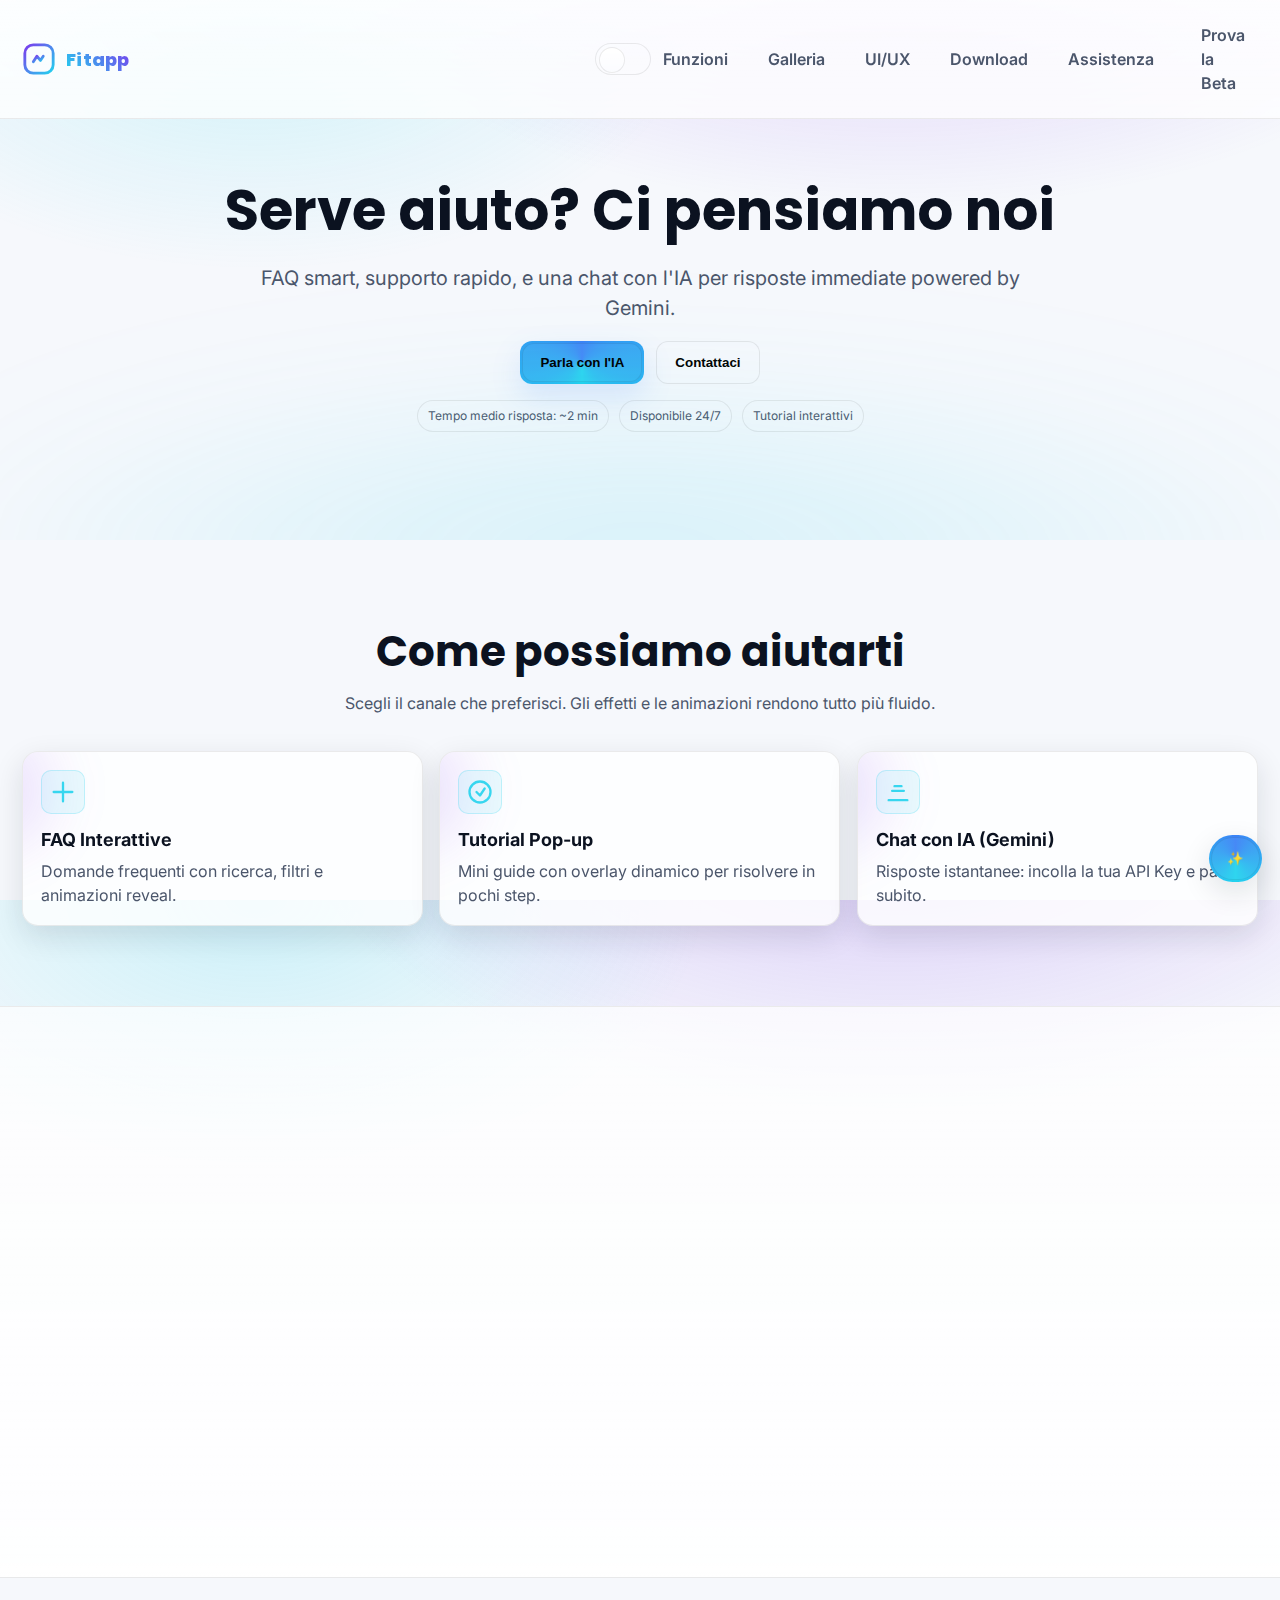
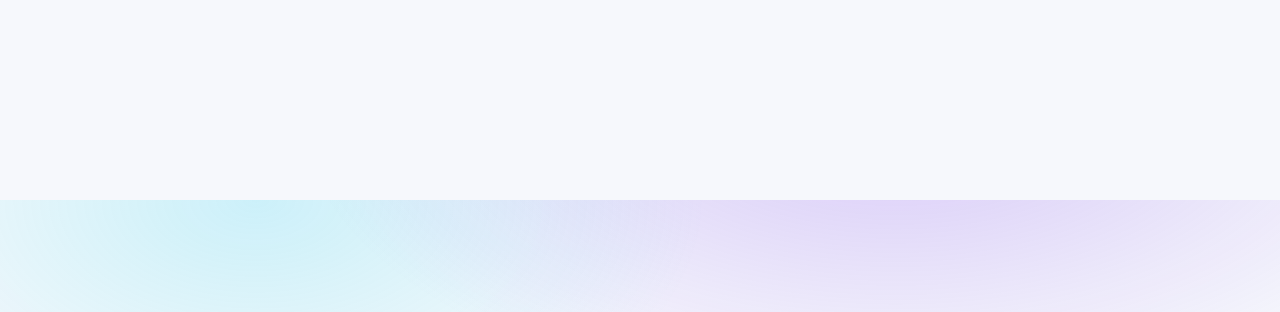
<file: assistenza.html>
<!DOCTYPE html>
<html lang="it">
<head>
  <meta charset="UTF-8" />
  <meta name="viewport" content="width=device-width, initial-scale=1.0" />
  <title>Assistenza • Fitapp</title>
  <meta name="description" content="Pagina di assistenza Fitapp: FAQ, contatti, chat con IA (Gemini) e guide rapide." />
  <link rel="preconnect" href="https://fonts.googleapis.com">
  <link rel="preconnect" href="https://fonts.gstatic.com" crossorigin>
  <link href="https://fonts.googleapis.com/css2?family=Inter:wght@300;400;600;700;800&family=Poppins:wght@400;600;800&display=swap" rel="stylesheet">
  <!-- Stili globali (navbar, tema, layout) -->
  <link rel="stylesheet" href="./style.css" />
  <!-- Stili pagina assistenza -->
  <link rel="stylesheet" href="./st.css" />
</head>

<body>
  <!-- Navbar identica a index.html -->
  <header class="navbar">
    <a class="brand" href="index.html" aria-label="Fitapp Home">
      <svg width="34" height="34" viewBox="0 0 24 24" fill="none" aria-hidden="true">
        <defs>
          <linearGradient id="g" x1="0" x2="1" y1="0" y2="1">
            <stop offset="0" stop-color="#7C3AED" />
            <stop offset="1" stop-color="#22D3EE" />
          </linearGradient>
        </defs>
        <rect x="2" y="2" width="20" height="20" rx="6" stroke="url(#g)" stroke-width="2"/>
        <path d="M8 14l2.5-4 2.5 3 2-3" stroke="url(#g)" stroke-width="2" stroke-linecap="round" stroke-linejoin="round" />
      </svg>
      <span>Fitapp</span>
    </a>
    <button class="menu-toggle" aria-label="Apri menu">☰</button>
    <button class="theme-toggle" aria-label="Cambia tema" title="Cambia tema" aria-pressed="false">
      <span class="toggle-track">
        <span class="toggle-thumb"></span>
      </span>
    </button>
    <nav class="menu" aria-label="Primario">
      <a href="#features">Funzioni</a>
      <a href="#gallery">Galleria</a>
      <a href="#uiux">UI/UX</a>
      <a href="#download">Download</a>
      <a href="assistenza.html">Assistenza</a>
      <a class="btn btn--ghost" href="#beta">Prova la Beta</a>
    </nav>
  </header>

  <main>
    <!-- HERO ASSISTENZA -->
    <section class="help-hero reveal" aria-label="Assistenza Fitapp">
      <div class="help-hero__inner">
        <h1>Serve aiuto? Ci pensiamo noi</h1>
        <p class="lead">FAQ smart, supporto rapido, e una chat con l'IA per risposte immediate powered by Gemini.</p>
        <div class="cta">
          <button class="btn btn--primary" id="open-ai-chat">Parla con l'IA</button>
          <button class="btn btn--secondary" id="open-contact">Contattaci</button>
        </div>
        <div class="pill-wrap">
          <span class="pill">Tempo medio risposta: ~2 min</span>
          <span class="pill">Disponibile 24/7</span>
          <span class="pill">Tutorial interattivi</span>
        </div>
      </div>
      <div class="help-hero__shine" aria-hidden="true"></div>
    </section>

    <!-- CANALI DI SUPPORTO -->
    <section class="section" id="canali">
      <div class="section__header reveal">
        <h2>Come possiamo aiutarti</h2>
        <p>Scegli il canale che preferisci. Gli effetti e le animazioni rendono tutto più fluido.</p>
      </div>
      <div class="grid help-grid">
        <article class="card tilt reveal">
          <div class="icon">
            <svg width="28" height="28" viewBox="0 0 24 24" fill="none"><path d="M4 12h16M12 4v16" stroke="currentColor" stroke-width="2" stroke-linecap="round"/></svg>
          </div>
          <h3>FAQ Interattive</h3>
          <p>Domande frequenti con ricerca, filtri e animazioni reveal.</p>
        </article>
        <article class="card tilt reveal">
          <div class="icon">
            <svg width="28" height="28" viewBox="0 0 24 24" fill="none"><path d="M3 12a9 9 0 1018 0A9 9 0 003 12zm6 0l3 3 4-6" stroke="currentColor" stroke-width="2" stroke-linecap="round" stroke-linejoin="round"/></svg>
          </div>
          <h3>Tutorial Pop‑up</h3>
          <p>Mini guide con overlay dinamico per risolvere in pochi step.</p>
        </article>
        <article class="card tilt reveal">
          <div class="icon">
            <svg width="28" height="28" viewBox="0 0 24 24" fill="none"><path d="M4 19h16M7 11h10M9 7h6" stroke="currentColor" stroke-width="2" stroke-linecap="round"/></svg>
          </div>
          <h3>Chat con IA (Gemini)</h3>
          <p>Risposte istantanee: incolla la tua API Key e parti subito.</p>
        </article>
      </div>
    </section>

    <!-- FAQ ACCORDION -->
    <section class="section section--alt" id="faq">
      <div class="section__header reveal">
        <h2>FAQ</h2>
        <p>Le risposte alle domande più comuni. Clicca per espandere.</p>
      </div>
      <div class="faq">
        <div class="faq__item reveal">
          <button class="faq__q" aria-expanded="false">Come attivo la modalità scura?</button>
          <div class="faq__a"><p>Usa l'interruttore in alto a destra della barra del menù. La preferenza viene salvata.</p></div>
        </div>
        <div class="faq__item reveal">
          <button class="faq__q" aria-expanded="false">Posso sincronizzare i miei progressi?</button>
          <div class="faq__a"><p>Sì, la sincronizzazione è automatica quando effettui l'accesso dal tuo account.</p></div>
        </div>
        <div class="faq__item reveal">
          <button class="faq__q" aria-expanded="false">L'IA funziona offline?</button>
          <div class="faq__a"><p>No, è richiesta una connessione internet e una API key valida per Gemini.</p></div>
        </div>
      </div>
    </section>

    <!-- CTA FINALE -->
    <section class="section" id="contatti">
      <div class="section__header reveal">
        <h2>Non hai trovato ciò che cercavi?</h2>
        <p>Scrivici subito oppure apri la chat con l'IA.</p>
        <div class="cta">
          <button class="btn btn--primary" id="open-contact-2">Apri modulo contatti</button>
          <button class="btn btn--secondary" id="open-ai-chat-2">Apri chat IA</button>
        </div>
      </div>
    </section>
  </main>

  <!-- MODAL CONTATTI -->
  <div class="modal" id="contact-modal" aria-hidden="true" aria-labelledby="contact-title" role="dialog">
    <div class="modal__overlay" data-close="modal"></div>
    <div class="modal__dialog">
      <header class="modal__header">
        <h3 id="contact-title">Contattaci</h3>
        <button class="modal__close" aria-label="Chiudi" data-close="modal">✕</button>
      </header>
      <form class="modal__body" id="contact-form">
        <label class="field">
          <span>Nome</span>
          <input type="text" name="name" required />
        </label>
        <label class="field">
          <span>Email</span>
          <input type="email" name="email" required />
        </label>
        <label class="field">
          <span>Messaggio</span>
          <textarea name="message" rows="4" required></textarea>
        </label>
        <div class="modal__actions">
          <button type="submit" class="btn btn--primary">Invia</button>
          <button type="button" class="btn btn--secondary" data-close="modal">Annulla</button>
        </div>
      </form>
    </div>
  </div>

  <!-- CHAT POPUP IA (GEMINI) -->
  <div class="ai-chat" id="ai-chat" aria-live="polite">
    <div class="ai-chat__window">
      <header class="ai-chat__header">
        <div class="ai-chat__title">
          <span class="status-dot" id="ai-status"></span>
          <strong>Fitapp AI</strong>
          <span class="muted"> • Gemini</span>
        </div>
        <div class="ai-chat__actions">
          <button id="ai-settings" title="Impostazioni">⚙️</button>
          <button id="ai-minimize" title="Minimizza">—</button>
          <button id="ai-close" title="Chiudi">✕</button>
        </div>
      </header>
      <div class="ai-chat__settings" id="ai-settings-panel" hidden>
        <label class="field inline">
          <span>Gemini API Key</span>
          <input type="password" id="gemini-key" placeholder="AIza..." />
          <button class="btn btn--secondary" id="save-key" type="button">Salva</button>
        </label>
        <p class="muted small">La chiave è salvata localmente nel tuo browser.</p>
      </div>
      <div class="ai-chat__log" id="ai-log" aria-label="Conversazione"></div>
      <form class="ai-chat__input" id="ai-form">
        <input id="ai-text" type="text" placeholder="Scrivi un messaggio..." autocomplete="off" required />
        <button class="btn btn--primary" type="submit">Invia</button>
      </form>
    </div>
    <button class="ai-chat__fab btn btn--primary" id="ai-fab" aria-label="Apri chat IA">✨</button>
  </div>

  <!-- TOAST -->
  <div class="toast" id="toast" role="status" aria-live="polite"></div>

  <!-- Script globali (menu, tema, reveal, tilt) -->
  <script src="./script.js"></script>
  <!-- Script pagina assistenza (FAQ, modali, chat IA) -->
  <script src="./s.js"></script>
</body>
</html>
</file>
<file: style.css>
/* Base styles */
:root {
    --bg: #070b12;
    --bg-alt: #0b0f16;
    --fg: #e6eefc;
    --muted: #96a2b8;
    --primary: #7C3AED;
    /* violet */
    --secondary: #22D3EE;
    /* cyan */
    --accent: #10B981;
    /* green */
    --blue: #3B82F6;
    /* blue */
    --cyan: #22D3EE;
    /* cyan */
    --danger: #ef4444;
    --card: #101725cc;
    --glass: rgba(16, 23, 37, .5);
    --border: rgba(255, 255, 255, .08);
    --shadow: 0 10px 30px rgba(0, 0, 0, .35);
    --radius: 16px;
}

/* Light theme variables */
:root[data-theme="light"] {
    --bg: #f6f8fc;
    --bg-alt: #ffffff;
    --fg: #0b1220;
    --muted: #4b566b;
    --card: #ffffffcc;
    --glass: rgba(255, 255, 255, .6);
    --border: rgba(0, 0, 0, .08);
    --shadow: 0 10px 30px rgba(15, 23, 42, .12);
}

* {
    box-sizing: border-box;
}

html,
body {
    height: 100%;
}

body {
    margin: 0;
    background: radial-gradient(1200px 600px at 70% -10%, rgba(124, 58, 237, .25), transparent 50%),
        radial-gradient(1000px 600px at 20% 0%, rgba(34, 211, 238, .2), transparent 45%),
        var(--bg);
    color: var(--fg);
    font-family: 'Inter', system-ui, -apple-system, Segoe UI, Roboto, Arial, sans-serif;
    line-height: 1.5;
    -webkit-font-smoothing: antialiased;
    -moz-osx-font-smoothing: grayscale;
    transition: background .5s ease, color .3s ease, filter .4s ease;
}

img,
video {
    max-width: 100%;
    display: block;
}

a {
    color: inherit;
    text-decoration: none;
}

/* Navbar */
.navbar {
    position: fixed;
    inset-inline: 0;
    top: 0;
    z-index: 50;
    display: grid;
    grid-template-columns: 1fr auto 1fr;
    align-items: center;
    padding: 14px 22px;
    backdrop-filter: blur(8px);
    background: linear-gradient(180deg, rgba(7, 11, 18, .85) 0%, rgba(7, 11, 18, .5) 100%);
    border-bottom: 1px solid var(--border);
    transition: background .4s ease, border-color .3s ease;
}

.navbar .brand {
    justify-self: start;
}

.navbar .theme-toggle {
    justify-self: center;
}

.navbar .menu-toggle,
.navbar .menu {
    justify-self: end;
}

:root[data-theme="light"] .navbar {
    background: linear-gradient(180deg, rgba(255, 255, 255, .9) 0%, rgba(255, 255, 255, .75) 100%);
}

.brand {
    display: flex;
    align-items: center;
    gap: 10px;
    font-weight: 800;
    letter-spacing: .3px;
}

.brand span {
    background: linear-gradient(45deg, var(--secondary), var(--primary));
    -webkit-background-clip: text;
    background-clip: text;
    color: transparent;
    font-family: 'Poppins', sans-serif;
    font-size: 18px;
}

.menu {
    display: flex;
    align-items: center;
    gap: 16px;
}

.menu a {
    color: var(--muted);
    font-weight: 600;
    padding: 8px 12px;
    border-radius: 10px;
    transition: color .2s ease, background .2s ease, transform .2s ease;
}

.menu a:hover {
    color: var(--fg);
    background: rgba(255, 255, 255, .06);
}

.menu .btn {
    margin-left: 6px;
}

.menu-toggle {
    display: none;
    background: transparent;
    border: 0;
    color: var(--fg);
    font-size: 22px;
    cursor: pointer;
    transition: transform .2s ease;
}

.menu-toggle:hover {
    transform: scale(1.05);
}

/* Theme toggle */
.theme-toggle {
    margin-left: 8px;
    background: rgba(255, 255, 255, .06);
    border: 1px solid var(--border);
    color: var(--fg);
    width: 56px;
    height: 32px;
    border-radius: 999px;
    display: inline-flex;
    align-items: center;
    cursor: pointer;
    transition: background .2s ease, border-color .2s ease, transform .2s ease, box-shadow .2s ease;
    padding: 0;
    position: relative;
}

.theme-toggle:hover {
    background: rgba(255, 255, 255, .12);
    transform: translateY(-1px);
    box-shadow: 0 6px 18px rgba(0, 0, 0, .18);
}

.theme-toggle .toggle-track {
    position: absolute;
    inset: 0;
    display: block;
    border-radius: inherit;
    overflow: hidden;
}

.theme-toggle .toggle-thumb {
    position: absolute;
    top: 3px;
    left: 3px;
    width: 26px;
    height: 26px;
    border-radius: 50%;
    background: linear-gradient(180deg, var(--bg-alt), rgba(255, 255, 255, .06));
    border: 1px solid var(--border);
    display: grid;
    place-items: center;
    transition: left .22s ease, background .22s ease, border-color .22s ease;
}

/* Icon set removed for minimal switch */

:root:not([data-theme="light"]) .theme-toggle .toggle-thumb {
    left: 27px;
}

/* Buttons */
.btn {
    display: inline-flex;
    align-items: center;
    gap: 10px;
    font-weight: 700;
    padding: 12px 18px;
    border-radius: 12px;
    transition: transform .15s ease, box-shadow .15s ease, background .2s ease, filter .25s ease;
    border: 1px solid transparent;
    position: relative;
    isolation: isolate;
}

/* SECONDARY (reference background) */
.btn--secondary {
    background: rgba(255, 255, 255, .06);
    border-color: var(--border);
}

.btn--secondary:hover {
    background: rgba(255, 255, 255, .12);
    box-shadow: 0 10px 24px rgba(0, 0, 0, .18);
}

/* PRIMARY with blue + cyan gradient border and same background as secondary */
@keyframes spin-angle {
    to {
        transform: rotate(360deg);
    }
}

@keyframes glow {

    0%,
    100% {
        opacity: .6;
    }

    50% {
        opacity: 1;
    }
}

.btn--primary {
    background: rgba(255, 255, 255, .06);
    /* same as secondary */
    border: 2px solid transparent;
    border-radius: 12px;
    box-shadow: 0 12px 30px rgba(59, 130, 246, .15);
}

/* Gradient border using pseudo-element so content background stays the same */
.btn--primary::before {
    content: "";
    position: absolute;
    inset: -2px;
    border-radius: inherit;
    z-index: -1;
    background: conic-gradient(from 0deg, var(--blue), var(--cyan), var(--blue));
    /* static, no rotation */
}

/* Soft inner overlay to keep background identical to secondary */
.btn--primary::after {
    content: "";
    position: absolute;
    inset: 0;
    border-radius: inherit;
    z-index: -1;
    background: rgba(255, 255, 255, .06);
    border: 1px solid var(--border);
}

.btn--primary:hover {
    transform: translateY(-2px) scale(1.02);
    box-shadow: 0 16px 40px rgba(59, 130, 246, .35), 0 0 0 6px rgba(34, 211, 238, .08);
    filter: saturate(1.05);
}



/* Hero */
.hero {
    position: relative;
    min-height: 100svh;
    display: grid;
    place-items: center;
    overflow: hidden;
}

.hero__video {
    position: absolute;
    inset: 0;
    width: 100%;
    height: 100%;
    object-fit: cover;
    filter: saturate(1.05) contrast(1.03) brightness(.85);
    transition: filter .6s ease;
}

.hero__overlay {
    position: absolute;
    inset: 0;
    background: radial-gradient(600px 300px at 70% 0%, rgba(124, 58, 237, .25), transparent 50%),
        radial-gradient(500px 260px at 20% 0%, rgba(34, 211, 238, .2), transparent 45%), linear-gradient(180deg, rgba(7, 11, 18, .55) 0%, rgba(7, 11, 18, .9) 70%);
    mix-blend-mode: normal;
    transition: background .6s ease;
}

:root[data-theme="light"] .hero__overlay {
    background: radial-gradient(600px 300px at 70% 0%, rgba(124, 58, 237, .18), transparent 50%),
        radial-gradient(500px 260px at 20% 0%, rgba(34, 211, 238, .16), transparent 45%), linear-gradient(180deg, rgba(255, 255, 255, .55) 0%, rgba(255, 255, 255, .95) 70%);
}

.hero__content {
    position: relative;
    text-align: center;
    padding: 120px 20px 80px;
    max-width: 1100px;
}

.hero__content h1 {
    font-family: 'Poppins', sans-serif;
    font-size: clamp(32px, 5vw, 64px);
    margin: 0 0 12px;
    letter-spacing: .2px;
    text-shadow: 0 6px 26px rgba(124, 58, 237, .2);
}

.lead {
    color: var(--muted);
    font-size: clamp(16px, 2.2vw, 20px);
    margin: 0 auto 22px;
    max-width: 760px;
}

.cta {
    display: flex;
    gap: 12px;
    justify-content: center;
    flex-wrap: wrap;
    margin-bottom: 16px;
}

.trust {
    display: flex;
    gap: 10px;
    justify-content: center;
    flex-wrap: wrap;
}

.pill {
    padding: 6px 10px;
    border-radius: 999px;
    background: rgba(255, 255, 255, .06);
    color: var(--muted);
    border: 1px solid var(--border);
    font-size: 12px;
}

.hero__shine {
    position: absolute;
    inset: auto -30% -40% -30%;
    height: 500px;
    background: radial-gradient(closest-side, rgba(34, 211, 238, .15), transparent 70%);
    filter: blur(60px);
    animation: glow 6s ease-in-out infinite;
}

/* Sections */
.section {
    padding: 80px 22px;
    position: relative;
}

.section--alt {
    background: linear-gradient(180deg, rgba(11, 15, 22, .7), rgba(11, 15, 22, .95));
    border-top: 1px solid var(--border);
    border-bottom: 1px solid var(--border);
    transition: background .5s ease;
}

:root[data-theme="light"] .section--alt {
    background: linear-gradient(180deg, rgba(255, 255, 255, .7), rgba(255, 255, 255, .95));
}

.section__header {
    text-align: center;
    margin: 0 auto 36px;
    max-width: 820px;
}

.section__header h2 {
    font-family: 'Poppins', sans-serif;
    font-size: clamp(26px, 3.5vw, 42px);
    margin: 0 0 8px;
}

.section__header p {
    color: var(--muted);
    margin: 0;
}

/* Grid features */
.grid.features {
    display: grid;
    grid-template-columns: repeat(3, minmax(0, 1fr));
    gap: 16px;
    max-width: 1200px;
    margin: 0 auto;
}

.card {
    background: linear-gradient(180deg, rgba(255, 255, 255, .04), rgba(255, 255, 255, .02));
    border: 1px solid var(--border);
    border-radius: var(--radius);
    padding: 18px;
    box-shadow: var(--shadow);
    position: relative;
    overflow: hidden;
    isolation: isolate;
    transition: transform .2s ease, box-shadow .2s ease, border-color .2s ease, background .2s ease;
}

.card .icon {
    width: 44px;
    height: 44px;
    display: grid;
    place-items: center;
    color: var(--secondary);
    background: rgba(34, 211, 238, .1);
    border: 1px solid rgba(34, 211, 238, .25);
    border-radius: 10px;
    transition: transform .2s ease;
}

.card h3 {
    margin: 12px 0 6px;
    font-size: 18px;
}

.card p {
    margin: 0;
    color: var(--muted);
}

.card::after {
    content: "";
    position: absolute;
    inset: -30% auto auto -30%;
    width: 180px;
    height: 180px;
    background: radial-gradient(closest-side, rgba(124, 58, 237, .18), transparent);
    filter: blur(20px);
    z-index: -1;
    transition: opacity .25s ease;
}

.card:hover {
    border-color: rgba(124, 58, 237, .35);
    transform: translateY(-4px);
    box-shadow: 0 18px 40px rgba(124, 58, 237, .22);
}

.card:hover .icon {
    transform: translateZ(12px) scale(1.05);
}

/* UI grid */
.ui-grid {
    display: grid;
    grid-template-columns: repeat(3, minmax(0, 1fr));
    gap: 24px;
    max-width: 1100px;
    margin: 0 auto;
}

.phone {
    background: var(--card);
    border: 1px solid var(--border);
    border-radius: 32px;
    padding: 22px;
    box-shadow: var(--shadow);
    position: relative;
    transition: transform .25s ease, box-shadow .25s ease, border-color .25s ease, background .25s ease;
}

.phone__bezel {
    position: absolute;
    inset: 10px;
    border-radius: 28px;
    border: 1px solid rgba(255, 255, 255, .05);
}

:root[data-theme="light"] .phone__bezel {
    border-color: rgba(0, 0, 0, .06);
}

.phone__screen {
    aspect-ratio: 9/19.5;
    border-radius: 22px;
    overflow: hidden;
    background: #0a0f18;
    border: 1px solid rgba(255, 255, 255, .06);
    display: grid;
    place-items: center;
}

:root[data-theme="light"] .phone__screen {
    background: #0e1420;
    border-color: rgba(0, 0, 0, .06);
}

.screen {
    width: 100%;
    height: 100%;
    display: grid;
    place-items: center;
    color: #fff;
    font-weight: 800;
    font-family: 'Poppins', sans-serif;
    letter-spacing: .5px;
}

.mock1 {
    background: radial-gradient(600px 300px at 70% 0%, rgba(124, 58, 237, .4), transparent 50%), linear-gradient(180deg, #0b0f16, #101725);
}

.mock2 {
    background: radial-gradient(600px 300px at 70% 0%, rgba(34, 211, 238, .35), transparent 45%), linear-gradient(180deg, #0b0f16, #101725);
}

.mock3 {
    background: radial-gradient(600px 300px at 70% 0%, rgba(16, 185, 129, .35), transparent 45%), linear-gradient(180deg, #0b0f16, #101725);
}

/* Download */
.download {
    display: flex;
    align-items: center;
    justify-content: center;
    flex-wrap: wrap;
    gap: 16px;
    max-width: 1100px;
    margin: 0 auto;
}

/* Gallery */
.gallery {
    overflow: hidden;
    /* nasconde la barra orizzontale */
}

.gallery__track {
    display: grid;
    grid-auto-flow: column;
    grid-auto-columns: minmax(260px, 30vw);
    gap: 14px;
    overflow-x: auto;
    overflow-y: hidden;
    padding: 8px 6px;
    scroll-snap-type: x mandatory;
    -webkit-overflow-scrolling: touch;
    scrollbar-width: none;
    /* Firefox */
    mask-image: linear-gradient(90deg, transparent 0, #000 6%, #000 94%, transparent 100%);
}

.gallery__track::-webkit-scrollbar {
    display: none;
}

.gallery__item {
    height: clamp(180px, 34vh, 320px);
    width: 100%;
    object-fit: cover;
    border-radius: 14px;
    border: 1px solid var(--border);
    box-shadow: var(--shadow);
    scroll-snap-align: start;
    background: #0b0f16;
    transition: transform .2s ease;
}

.gallery__item:hover {
    transform: translateY(-2px);
}

.badge {
    display: flex;
    align-items: center;
    gap: 12px;
    padding: 12px 16px;
    border-radius: 14px;
    background: rgba(255, 255, 255, .06);
    border: 1px solid var(--border);
    transition: .2s ease;
    box-shadow: var(--shadow);
}

.badge:hover {
    transform: translateY(-2px);
    background: rgba(255, 255, 255, .1);
}

.badge__icon {
    width: 36px;
    height: 36px;
    display: grid;
    place-items: center;
    color: var(--fg);
}

.badge__text span {
    display: block;
    color: var(--muted);
    font-size: 12px;
}

.badge__text strong {
    display: block;
    font-size: 16px;
}

.qr {
    display: grid;
    place-items: center;
    gap: 8px;
    padding: 16px;
    border-radius: 14px;
    background: rgba(255, 255, 255, .04);
    border: 1px solid var(--border);
}

.qr p {
    margin: 0;
    color: var(--muted);
    font-size: 12px;
}

/* Footer */
.footer {
    border-top: 1px solid var(--border);
    background: rgba(7, 11, 18, .8);
    backdrop-filter: blur(6px);
    transition: background .4s ease;
}

:root[data-theme="light"] .footer {
    background: rgba(255, 255, 255, .8);
}

.footer__content {
    max-width: 1100px;
    margin: 0 auto;
    padding: 16px 22px;
    display: flex;
    align-items: center;
    justify-content: space-between;
    flex-wrap: wrap;
    gap: 10px;
    color: var(--muted);
}

.footer .social a {
    display: inline-grid;
    place-items: center;
    width: 34px;
    height: 34px;
    border-radius: 10px;
    border: 1px solid var(--border);
    background: rgba(255, 255, 255, .04);
    transition: .2s ease;
}

.footer .social a:hover {
    background: rgba(255, 255, 255, .12);
}

/* Reveal on scroll */
.reveal {
    opacity: 0;
    transform: translateY(10px) scale(.98);
    filter: blur(4px);
}

.reveal.show {
    opacity: 1;
    transform: none;
    filter: none;
    transition: .7s cubic-bezier(.2, .6, .2, 1);
}

.reveal.delay {
    transition-delay: .12s;
}

.reveal.delay2 {
    transition-delay: .24s;
}

/* Tilt hover (JS handles transform to evitare conflitti) */
.tilt {
    transform-style: preserve-3d;
    will-change: transform;
}

/* Rimosso: .tilt:hover { transform: translateY(-2px); } -> gestito via JS per evitare rotazioni strane */
.tilt:hover .icon,
.tilt:hover .badge__icon {
    transform: translateZ(12px);
}

/* Reduce motion support */
@media (prefers-reduced-motion: reduce) {
    * {
        animation-duration: .001ms !important;
        animation-iteration-count: 1 !important;
        transition-duration: .001ms !important;
        scroll-behavior: auto !important;
    }
}

/* Responsive */
@media (max-width: 1024px) {
    .grid.features {
        grid-template-columns: repeat(2, 1fr);
    }
}

@media (max-width: 720px) {
    .menu {
        display: none;
        position: absolute;
        right: 12px;
        top: 58px;
        flex-direction: column;
        background: var(--bg-alt);
        border: 1px solid var(--border);
        padding: 10px;
        border-radius: 12px;
    }

    .menu.show {
        display: flex;
    }

    .menu-toggle {
        display: block;
    }

    .grid.features {
        grid-template-columns: 1fr;
    }

    .ui-grid {
        grid-template-columns: 1fr;
    }

    .navbar {
        padding: 12px 16px;
    }
}
</file>
<file: st.css>
/* ------------------------------
   Assistenza — stili pagina
   Si appoggia alle variabili e ai componenti globali di style.css
--------------------------------*/

/***** HERO ASSISTENZA *****/
.help-hero {
    position: relative;
    padding: 140px 22px 80px;
    min-height: 60svh;
    display: grid;
    place-items: center;
    text-align: center;
    overflow: hidden;
}

.help-hero__inner {
    max-width: 980px;
}

.help-hero h1 {
    font-family: 'Poppins', sans-serif;
    font-size: clamp(30px, 4.5vw, 56px);
    margin: 0 0 10px;
}

.help-hero .lead {
    color: var(--muted);
    margin-bottom: 18px;
}

.pill-wrap {
    display: flex;
    gap: 10px;
    justify-content: center;
    flex-wrap: wrap;
}

.help-hero__shine {
    position: absolute;
    inset: auto -35% -50% -35%;
    height: 520px;
    background: radial-gradient(closest-side, rgba(34, 211, 238, .18), transparent 70%);
    filter: blur(70px);
    animation: glow 6s ease-in-out infinite;
}

/***** GRID CANALI *****/
.help-grid {
    display: grid;
    grid-template-columns: repeat(3, minmax(0, 1fr));
    gap: 16px;
}

@media (max-width: 900px) {
    .help-grid {
        grid-template-columns: 1fr 1fr;
    }
}

@media (max-width: 620px) {
    .help-grid {
        grid-template-columns: 1fr;
    }
}

/* Card potenziate (si integrano con le globali) */
.help-grid .card {
    background: var(--card);
    border: 1px solid var(--border);
    border-radius: var(--radius);
    padding: 18px;
    box-shadow: var(--shadow);
    transition: transform .2s ease, box-shadow .2s ease, background .2s ease;
}

.help-grid .card:hover {
    box-shadow: 0 16px 38px rgba(0, 0, 0, .35);
}

.help-grid .card .icon {
    opacity: .9;
}

/***** FAQ ACCORDION *****/
.faq {
    max-width: 920px;
    margin: 0 auto;
}

.faq__item {
    border: 1px solid var(--border);
    background: var(--glass);
    border-radius: 14px;
    overflow: hidden;
    margin-bottom: 12px;
}

.faq__q {
    width: 100%;
    text-align: left;
    padding: 16px 18px;
    background: transparent;
    border: 0;
    color: var(--fg);
    font-weight: 700;
    cursor: pointer;
}

.faq__a {
    display: grid;
    grid-template-rows: 0fr;
    /* chiuso */
    transition: grid-template-rows .25s ease;
}

.faq__a>* {
    overflow: hidden;
    padding: 0 18px 0;
    color: var(--muted);
}

.faq__item[aria-expanded="true"] .faq__a {
    grid-template-rows: 1fr;
}

.faq__item[aria-expanded="true"] .faq__a>* {
    padding: 0 18px 16px;
}

/***** MODAL BASE *****/
.modal {
    position: fixed;
    inset: 0;
    display: none;
}

.modal[aria-hidden="false"] {
    display: grid;
    place-items: center;
}

.modal__overlay {
    position: absolute;
    inset: 0;
    background: rgba(0, 0, 0, .55);
    backdrop-filter: blur(2px);
    animation: fadeIn .2s ease;
}

.modal__dialog {
    position: relative;
    width: min(680px, 92vw);
    background: var(--bg-alt);
    border: 1px solid var(--border);
    border-radius: 16px;
    box-shadow: var(--shadow);
    overflow: hidden;
    transform: translateY(6px);
    animation: slideUp .22s ease forwards;
}

.modal__header {
    display: flex;
    align-items: center;
    justify-content: space-between;
    padding: 14px 16px;
    border-bottom: 1px solid var(--border);
}

.modal__body {
    padding: 14px 16px;
}

.modal__actions {
    display: flex;
    gap: 10px;
    justify-content: flex-end;
    margin-top: 10px;
}

.modal__close {
    background: transparent;
    border: 0;
    color: var(--fg);
    font-size: 18px;
    cursor: pointer;
}

/* Form fields */
.field {
    display: grid;
    gap: 6px;
    margin-bottom: 12px;
}

.field.inline {
    grid-template-columns: 1fr auto;
    align-items: center;
    gap: 10px;
}

.field span {
    font-weight: 600;
    color: var(--fg);
}

input,
textarea {
    background: rgba(255, 255, 255, .06);
    border: 1px solid var(--border);
    color: var(--fg);
    border-radius: 10px;
    padding: 10px 12px;
}

textarea {
    resize: vertical;
}

.small {
    font-size: 12px;
}

.muted {
    color: var(--muted);
}

/***** CHAT IA (Finestra + FAB) *****/
.ai-chat {
    position: fixed;
    bottom: 18px;
    right: 18px;
    z-index: 60;
}

.ai-chat__fab {
    border-radius: 999px;
    padding: 14px 16px;
    box-shadow: var(--shadow);
}

.ai-chat__window {
    position: absolute;
    bottom: 70px;
    right: 0;
    width: min(420px, 92vw);
    background: var(--bg-alt);
    border: 1px solid var(--border);
    border-radius: 16px;
    overflow: hidden;
    box-shadow: 0 18px 48px rgba(0, 0, 0, .45);
    transform-origin: bottom right;
    transform: scale(.98) translateY(6px);
    opacity: 0;
    pointer-events: none;
    transition: transform .18s ease, opacity .18s ease;
}

.ai-chat.open .ai-chat__window {
    opacity: 1;
    pointer-events: auto;
    transform: scale(1) translateY(0);
}

.ai-chat__header {
    display: flex;
    align-items: center;
    justify-content: space-between;
    gap: 10px;
    padding: 10px 12px;
    border-bottom: 1px solid var(--border);
}

.ai-chat__title {
    display: flex;
    align-items: center;
    gap: 8px;
}

.status-dot {
    width: 8px;
    height: 8px;
    border-radius: 50%;
    background: var(--danger);
    display: inline-block;
}

.ai-chat__settings {
    padding: 10px 12px;
    border-bottom: 1px solid var(--border);
}

.ai-chat__log {
    height: 280px;
    overflow: auto;
    padding: 12px;
    display: grid;
    gap: 10px;
    background: linear-gradient(180deg, rgba(255, 255, 255, .02), transparent);
}

.ai-chat__input {
    display: grid;
    grid-template-columns: 1fr auto;
    gap: 8px;
    padding: 10px 12px;
    border-top: 1px solid var(--border);
}

.msg {
    display: grid;
    gap: 6px;
}

.msg__role {
    font-size: 12px;
    color: var(--muted);
}

.msg__bubble {
    background: rgba(255, 255, 255, .06);
    border: 1px solid var(--border);
    padding: 10px 12px;
    border-radius: 10px;
}

.msg--user .msg__bubble {
    background: rgba(124, 58, 237, .15);
}

/***** TOAST *****/
.toast {
    position: fixed;
    bottom: 18px;
    left: 50%;
    transform: translateX(-50%) translateY(12px);
    background: var(--bg-alt);
    color: var(--fg);
    border: 1px solid var(--border);
    border-radius: 10px;
    padding: 10px 14px;
    box-shadow: var(--shadow);
    opacity: 0;
    pointer-events: none;
    transition: opacity .2s ease, transform .2s ease;
}

.toast.show {
    opacity: 1;
    pointer-events: auto;
    transform: translateX(-50%) translateY(0);
}

/***** KEYFRAMES *****/
@keyframes fadeIn {
    from {
        opacity: 0
    }

    to {
        opacity: 1
    }
}

@keyframes slideUp {
    from {
        transform: translateY(8px);
        opacity: .95
    }

    to {
        transform: translateY(0);
        opacity: 1
    }
}
</file>
